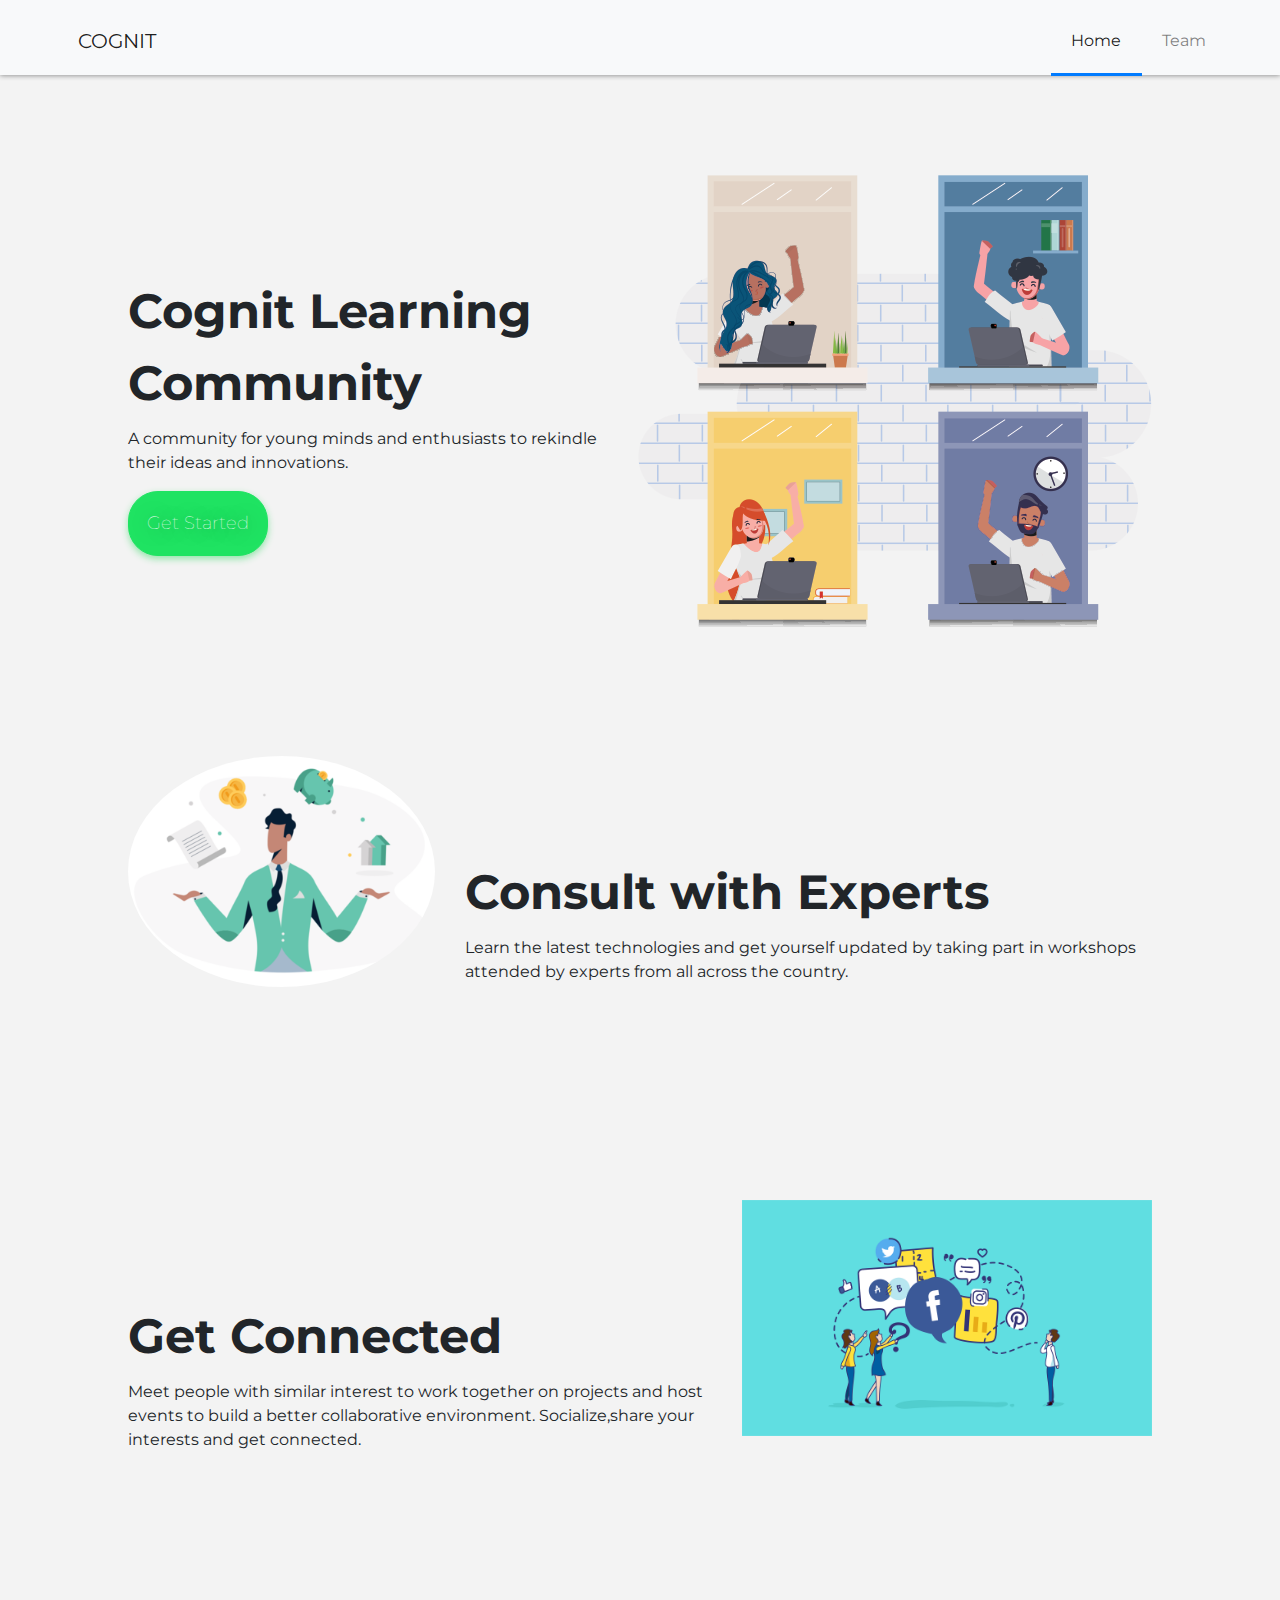
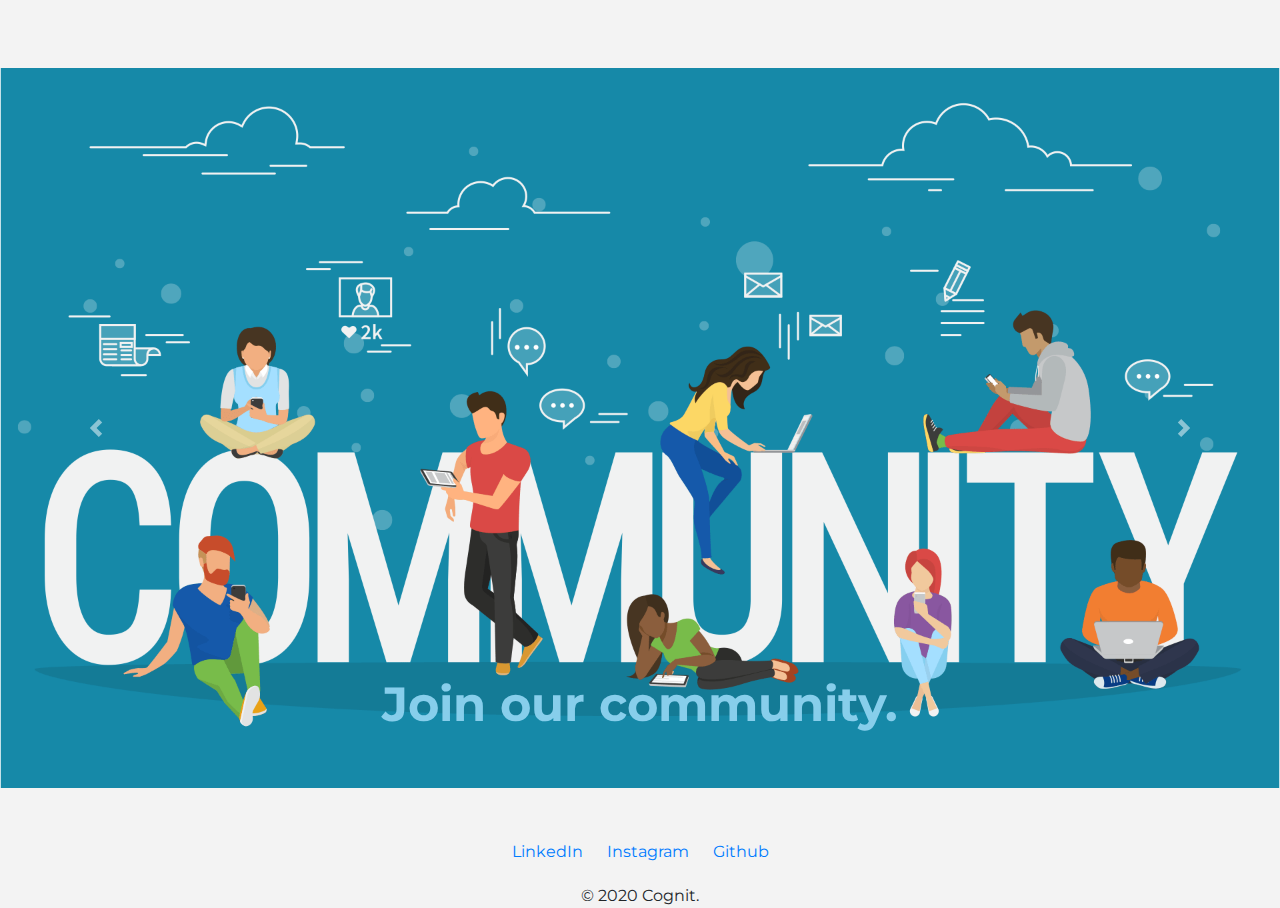
<file: index.html>
<!DOCTYPE html>
<html lang="en" dir="ltr">

<head>
  <meta charset="utf-8">
  <title>COGNIT</title>
  <link rel="stylesheet" href="https://stackpath.bootstrapcdn.com/bootstrap/4.5.2/css/bootstrap.min.css" integrity="sha384-JcKb8q3iqJ61gNV9KGb8thSsNjpSL0n8PARn9HuZOnIxN0hoP+VmmDGMN5t9UJ0Z" crossorigin="anonymous">
  <link rel="stylesheet" href="css/styles.css">
  <!-- <link href="https://fonts.googleapis.com/css2?family=Montserrat:wght@100;400;900&display=swap" rel="stylesheet"> -->
  <!-- <link href="https://fonts.googleapis.com/css2?family=Montserrat:wght@900&family=Ubuntu&display=swap" rel="stylesheet"> -->
  <link href="https://fonts.googleapis.com/css2?family=Merriweather&family=Montserrat&family=Sacramento&display=swap" rel="stylesheet">

  <script src="https://code.jquery.com/jquery-3.5.1.slim.min.js" integrity="sha384-DfXdz2htPH0lsSSs5nCTpuj/zy4C+OGpamoFVy38MVBnE+IbbVYUew+OrCXaRkfj" crossorigin="anonymous">
  </script>
  <script src="https://cdn.jsdelivr.net/npm/popper.js@1.16.1/dist/umd/popper.min.js" integrity="sha384-9/reFTGAW83EW2RDu2S0VKaIzap3H66lZH81PoYlFhbGU+6BZp6G7niu735Sk7lN" crossorigin="anonymous">
  </script>
  <script src="https://stackpath.bootstrapcdn.com/bootstrap/4.5.2/js/bootstrap.min.js" integrity="sha384-B4gt1jrGC7Jh4AgTPSdUtOBvfO8shuf57BaghqFfPlYxofvL8/KUEfYiJOMMV+rV" crossorigin="anonymous">
  </script>
</head>

<body>



  <section id="upper">

    <!-- Navbar Section -->
    <nav class="navbar navbar-expand-lg navbar-light bg-light nav-border-shadow">
      <a class="navbar-brand nav-brand-mag" href="index.html">COGNIT</a>
      <button class="navbar-toggler" type="button" data-toggle="collapse" data-target="#navbarSupportedContent" aria-controls="navbarSupportedContent" aria-expanded="false" aria-label="Toggle navigation">
        <span class="navbar-toggler-icon"></span>
      </button>

      <div class="collapse navbar-collapse" id="navbarSupportedContent">
        <ul class="navbar-nav ml-auto nav-mag">
          <li class="nav-item active nav-i-mag-ul">
            <a class="nav-link" href="index.html">Home</a>
          </li>
          <li class="nav-item nav-i-mag">
            <a class="nav-link" href="intro-team.html">Team</a>
          </li>
        </ul>

      </div>
    </nav>
    <div class="container-fluid">
    </div>
  </section>



  <section id="mid">
    <div class="info">

      <div class="info-row">
        <img class="clc-img" src="images/team.png" alt="">
        <div class="clc-row">
        <h2>Cognit Learning Community</h2>
        <p>A community for young minds and enthusiasts to rekindle their ideas and innovations.</p>
          <button type="button" class="butn"><a href="sign-up.html">Get Started</a></button>
        </div>
      </div>

      <div class="info-row">
        <img class="cwe-img" src="images/expert.png" alt="">
        <div class="cwe-row">
        <h2>Consult with Experts</h2>
        <p>Learn the latest technologies and get yourself updated by taking part in workshops attended by experts from all across the country.</p>
      </div>
      </div>
      <div class="info-row">
        <img class="gc-img" src="images/social.png" alt="">
        <div class="gc-row">

        <h2>Get Connected</h2>
        <p>Meet people with similar interest to work together on projects and host events to build a better collaborative environment. Socialize,share your interests and get connected.</p>
      </div>
      </div>
    </div>
      </section>
    <section id="icaro">

    <div id="img-carousel" class="carousel slide" data-ride="false">
      <div class="carousel-inner">
        <div class="carousel-item active">
          <img class="d-block w-100 icaro-image" src="images/community.png" alt="">
          <div class="carousel-caption">
            <h2 class="cc1">Join our community.</h2>
          </div>
        </div>
        <div class="carousel-item">
          <img class="d-block w-100 icaro-image" src="images/community-build.png" alt="">
          <div class="carousel-caption">
            <h2 class="cc2">Build the community with your companions.</h2>
          </div>
        </div>
        <div class="carousel-item">
          <img class="d-block w-100 icaro-image" src="images/project-build.jpeg" alt="">
          <div class="carousel-caption">
            <h2 class="cc3">Build projects along with your friends.</h2>
          </div>
        </div>
        <div class="carousel-item">
          <img class="d-block w-100 icaro-image" src="images/reach-out.png" alt="">
          <div class="carousel-caption">
            <h2 class="cc4">Reach out to more people and socialize.</h2>
          </div>
        </div>
        <div class="carousel-item">
          <img class="d-block w-100 icaro-image" src="images/travel.png" alt="">
          <div class="carousel-caption">
            <h2 class="cc5">Travel and attend multiple seminars country wide.</h2>
          </div>
        </div>
      </div>
      <a class="carousel-control-prev" href="#img-carousel" role="button" data-slide="prev">
        <span class="carousel-control-prev-icon btn"</span>
      </a>
      <a class="carousel-control-next" href="#img-carousel" role="button" data-slide="next">
        <span class="carousel-control-next-icon btn"</span>
      </a>
    </div>


    </section>



  <section id="lower">
    <div class="bot">
    <a class="footer-link" href="">LinkedIn</a>
    <a class="footer-link" href="">Instagram</a>
    <a class="footer-link" href="">Github</a>
    <p class="cred">© 2020 Cognit.</p>
    </div>
  </section>
</body>

</html>
</file>
<file: css/styles.css>
/* Intro Home Page*/

body{
  background-color: #f3f3f3;
  text-align: center;
  font-family: 'Merriweather', serif;
  margin: 0;
}
h1{
  font-family: Montserrat;
  font-weight:bold;
  font-size: 3rem;
  line-height: 1.5;
}
h2{
  font-family: Montserrat;
  font-weight:bold;
  font-size: 3rem;
  line-height: 1.5;
}
h3{
  font-family: 'Montserrat', sans-serif;

}
a{
  font-family: 'Montserrat', sans-serif;
}
p{
  font-family: 'Montserrat', sans-serif;
}

/* nav section */

.title-link{
  text-decoration: none;
  color: black;
}
.navbar{
  padding-bottom: 2px;
}
.nav-brand-mag{
  margin-left: 5%;
}
.nav-mag{
  margin-right: 8%;
}
.nav-i-mag{
    padding:10%;
}
.nav-i-mag-ul{
  padding:10%;
  box-shadow: 0 3px  #007bff;
}
.nav-i-mag-ul:hover{
;
  padding:10%;
  box-shadow: 1px 4px 3px #007bff;
}

.container-fluid{
    padding:auto 5%;
}
.nav-border-shadow{
  box-shadow: 0 0.5px 5px #888888;
}
.butn {
   -webkit-border-radius: 40px;
   -moz-border-radius: 40px;
   border-radius: 30px;
   color: #FFFFFF;
   font-family: 'Montserrat', sans-serif;
   font-size: 18px;
   font-weight: 100;
   padding: 18px;
   background-color: #1FE362;
   -webkit-box-shadow: 0 3px 7px 0 #92E5AA;
   -moz-box-shadow: 0 3px 7px 0 #92E5AA;
   box-shadow: 0 3px 7px 0 #92E5AA;
   text-shadow: 1px 1px 20px #000000;
   border: solid #1FE362 1px;
   text-decoration: none;
   display: inline-block;
   cursor: pointer;
   text-align: center;
}

.butn:hover {
   background: #19EB61;
   border: solid #1FE362 1px;
   -webkit-border-radius: 80px;
   -moz-border-radius: 80px;
   border-radius: 80px;
   text-decoration: none;
}
.butn a{
  text-decoration: none;
  color: white;
}
.info-row{
  text-align: left;
  margin:100px auto 100px;
  width: 80%;
}
.clc-row{
  padding-top: 100px;
  padding-bottom: 100px;

}
.cwe-row{
  padding-top: 100px;
  padding-bottom: 100px;
}
.gc-row{
  padding-top: 100px;
  padding-bottom: 100px;
}

/* image section */

.clc-img{
  float:right;
  margin-left: 30px;
}
.cwe-img {
  border-radius: 100%;
  width: 30%;
  float:left;
  margin-right: 30px;
}
.gc-img{
  width: 40%;
  float:right;
  margin-left: 30px;
}

/* carousel */

#icaro{
  text-align: center;
}
.carousel-inner{
  width: 100%;
}
.carousel-caption{

}
.cc1{
  color: skyblue;
}
.cc2{
  color: skyblue;
  width:30%;
  margin-bottom: 45%;
}
.cc3{
  color: #24486b;
  width:60%;
  margin-bottom: 20%;
}
.cc4{
  color: #24486b;
  width:60%;
  margin-bottom: 45%;
  margin-left: 8%;
}
.cc5{
  color: #24486b;
  width:60%;
  margin-bottom: 55%;
}

/* bottom section */

.bot{
  padding-top: 4%;
}
.footer-link{
  padding: 10px;
}
.cred{
  margin-top: 20px;
  margin-bottom: 0;
}



/* Team Page */



.card-img{
  display: block;
  width: 40%;
  margin: auto;
  padding-top: 5%;
  padding-bottom: 5%;
}
.bot-icon{
  color: gray;
  padding: 2%;
}



/* login Page */


.title{
  color: #007bff;
}
.container-lp{
  background-color: white;
  width: 30%;
  margin: 6% auto;
  padding: 4% 0 8%;
}
.login-content input{
  padding: 3%;
  margin: 2%;
  border: 1px solid lightgray;
  border-radius: 5%;
}
.login-content .input{
    width: 70%;
}

.icon{
  color: lightgray;
}

.cre-log{
  display: flex;
  justify-content: space-between;
  margin: auto;
  margin-top: 5%;
  width: 80%;
}

.box-1{
  margin-top: 6%;
  margin-right: 3%;
  flex:1;

}
.box-1 .new-acc{
  font-size: 0.8rem;
  text-decoration: none;
  color: #007bff;
  font-weight: bold;
  flex:2;

}
.box-2{
    flex: 1;
    margin-left: 18%;
}
.box-2 .bttn{
  padding: 10% 15%;
  background-color: #007bff;
  color: white;
  font-family: 'Montserrat', sans-serif;
  font-weight: bold;
  width: 90%;

}
.box-2 .bttn:hover{
  background-color: #4e72d4;
}

/* Sign-up page */

.cpass{
  color: gray;
}
/* .sign-up{
  visibility: hidden;
} */
</file>
